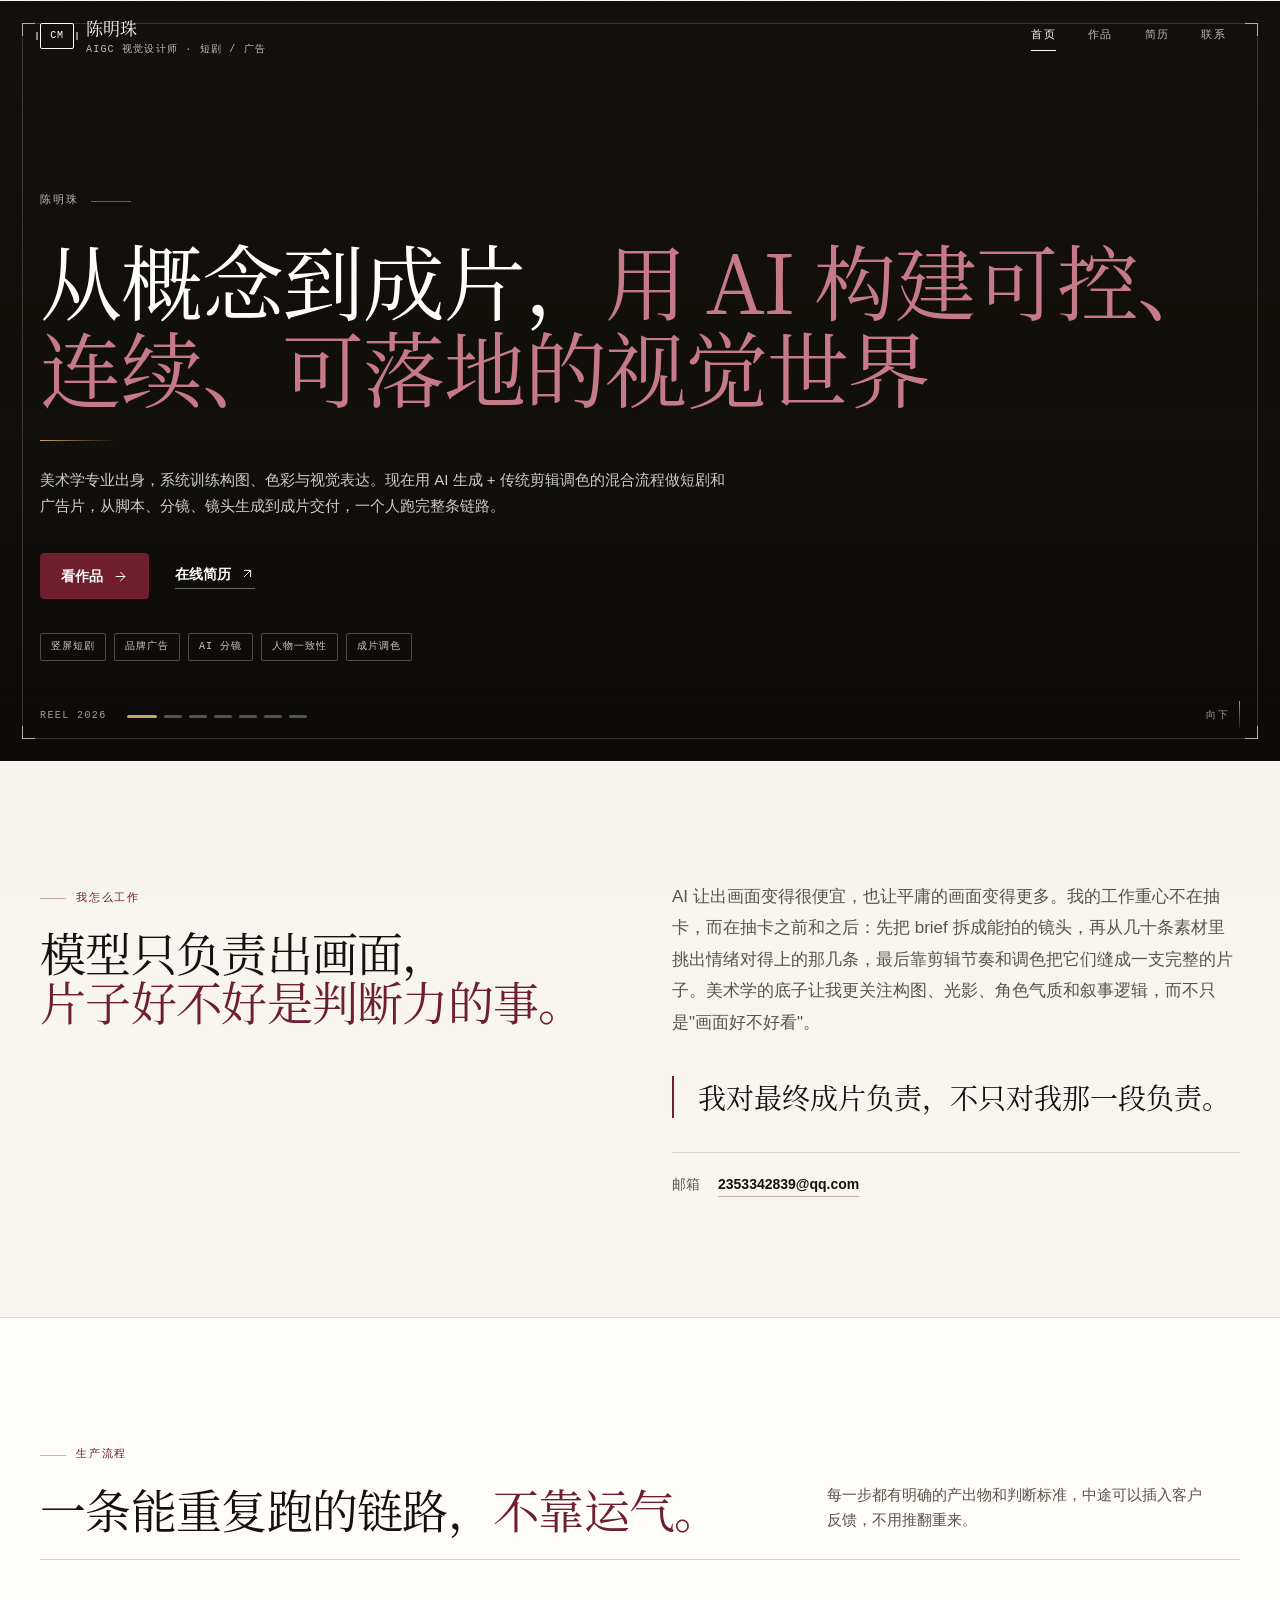
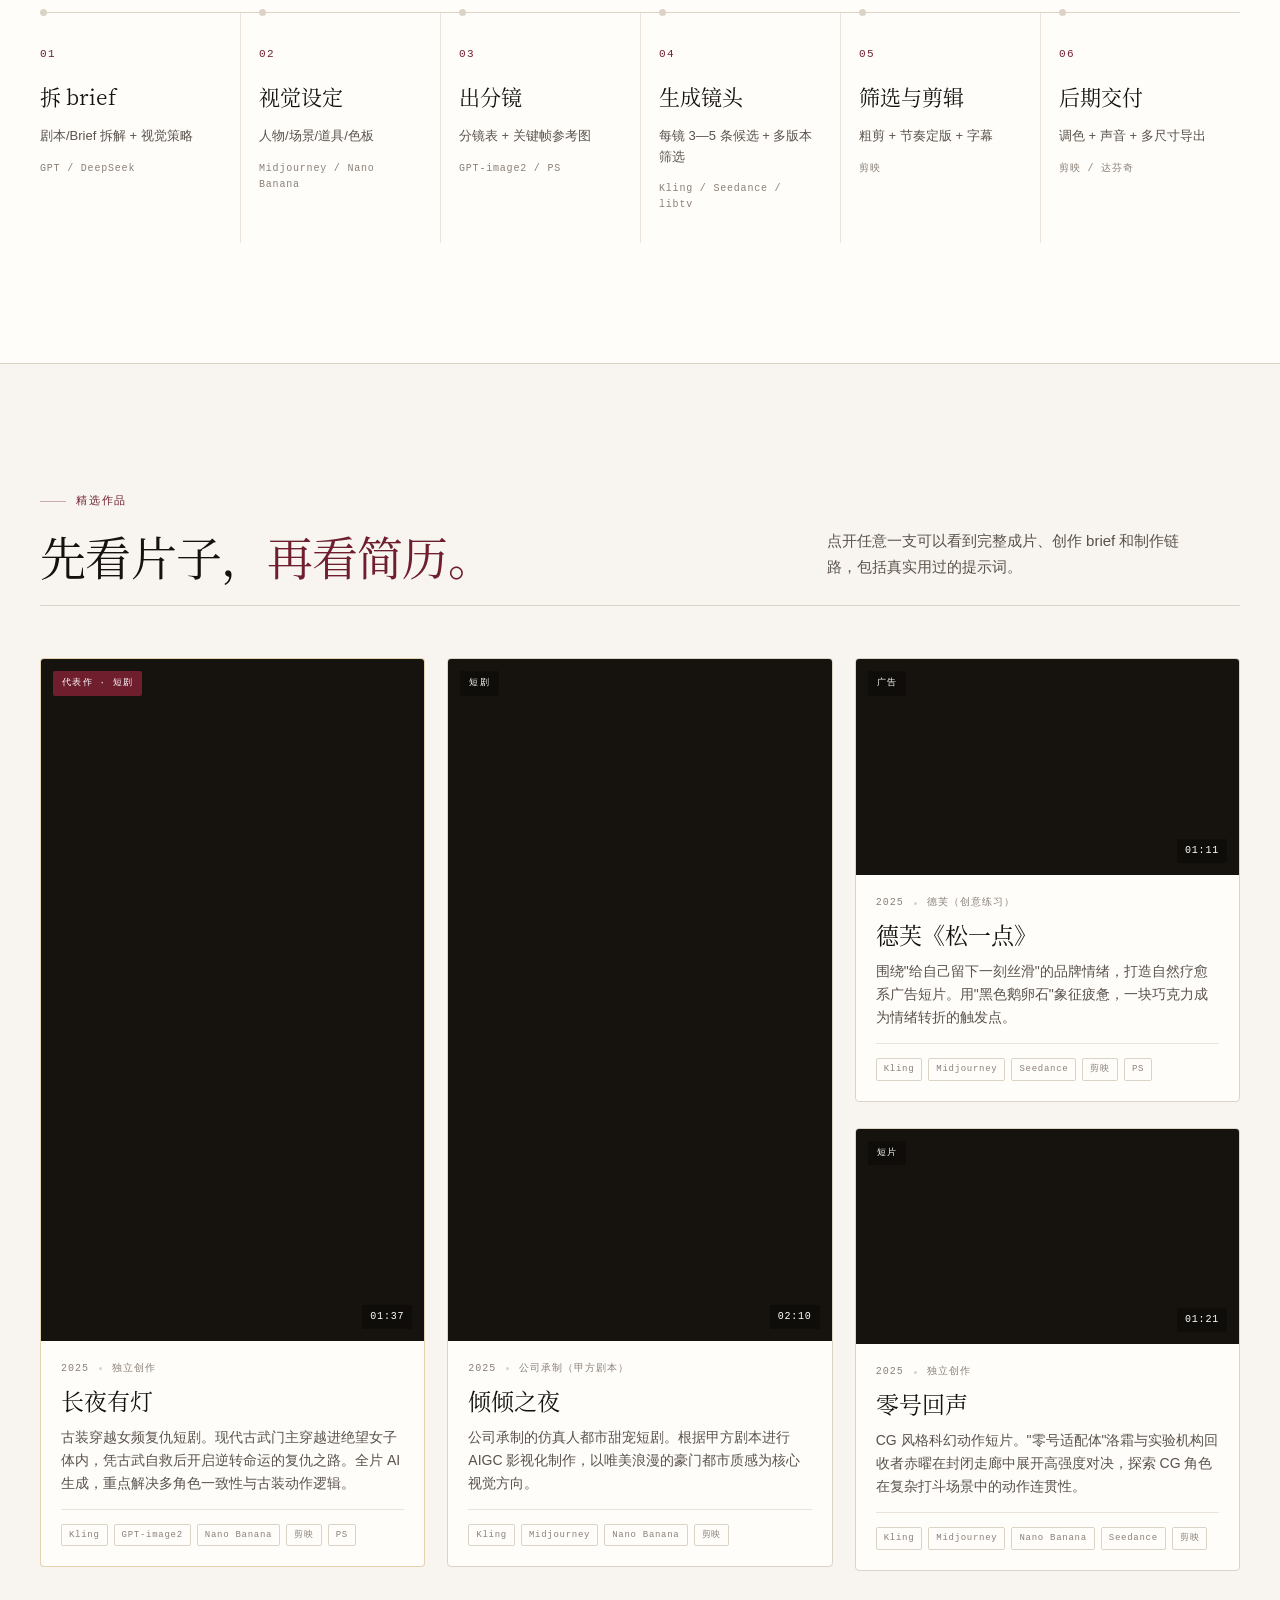
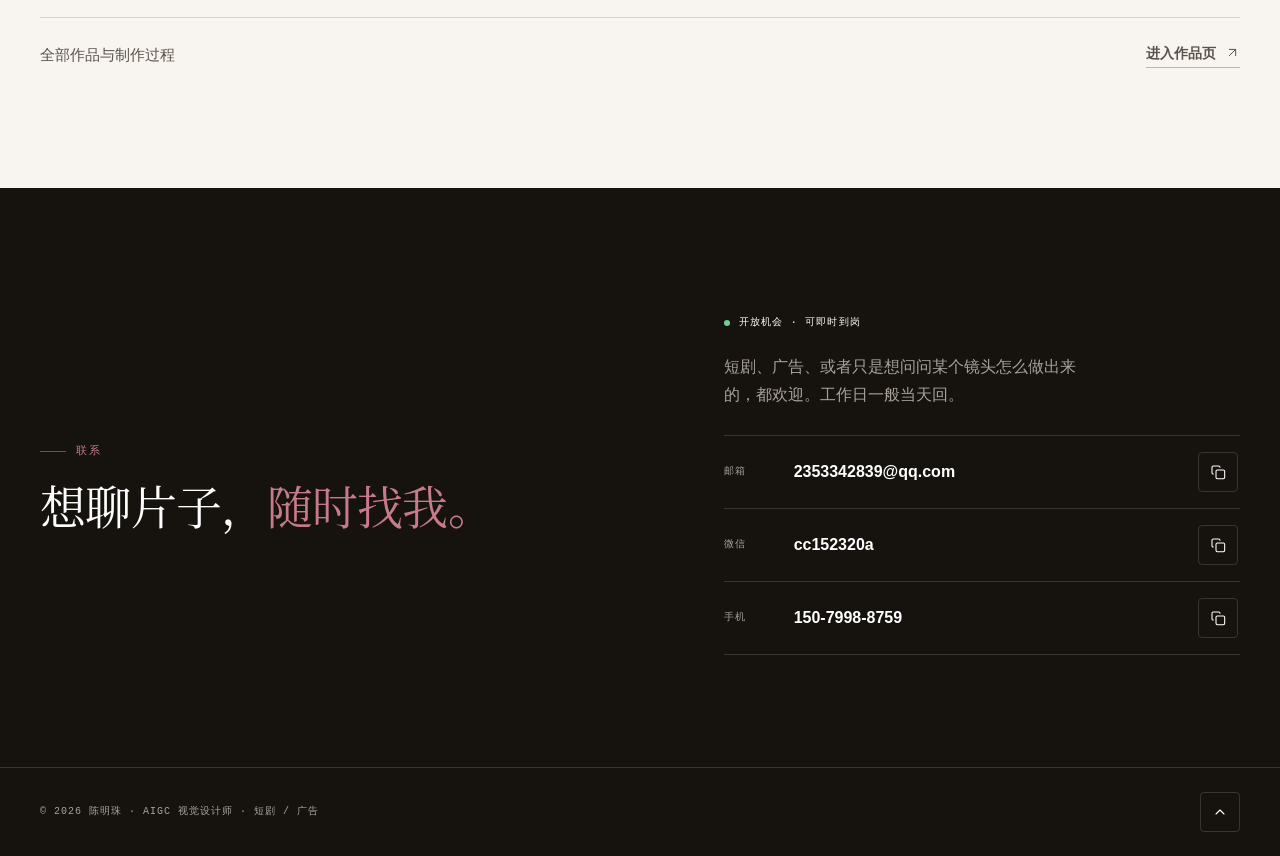
<file: index.html>
<!DOCTYPE html>
<html lang="zh-CN">
<head>
  <meta charset="UTF-8">
  <meta name="viewport" content="width=device-width, initial-scale=1, viewport-fit=cover">
  <meta name="theme-color" content="#F8F5F0">
  <title>陈明珠 · AIGC 视觉设计师（短剧 / 广告）</title>
  <meta name="description" content="陈明珠 · AIGC 视觉设计师作品集。美术学专业出身，用 AI 生成结合传统剪辑调色，独立完成短剧与广告片从剧本拆解、分镜、镜头生成到成片交付。">
  <link rel="icon" href="data:image/svg+xml,%3Csvg xmlns='http://www.w3.org/2000/svg' viewBox='0 0 32 32'%3E%3Crect width='32' height='32' rx='6' fill='%2314110F'/%3E%3Crect x='7' y='10' width='18' height='12' rx='1.5' fill='none' stroke='%23B4502B' stroke-width='2'/%3E%3Crect x='4' y='13' width='2' height='6' fill='%23B4502B'/%3E%3Crect x='26' y='13' width='2' height='6' fill='%23B4502B'/%3E%3C/svg%3E">
  <link rel="stylesheet" href="styles.css?v=10">
</head>
<body data-page="home">

  <header class="site-header" id="top">
    <div data-mount="header" data-light="true"></div>
  </header>

  <main>
    <section class="hero" data-mount="hero" data-variant="home" aria-label="首屏"></section>

    <noscript>
      <div class="container" style="padding:60px 0">
        <h1 class="display">陈明珠 · AIGC 视觉设计师</h1>
        <p class="lede" style="margin-top:16px">本站的作品数据需要 JavaScript 才能加载。请开启 JavaScript，或直接邮件联系：2353342839@qq.com</p>
      </div>
    </noscript>

    <section class="stats" data-mount="stats" aria-label="关键数据"></section>

    <section class="section" id="about" data-mount="statement" aria-label="我怎么工作"></section>

    <section class="section workflow" id="workflow" data-mount="workflow" aria-label="生产流程"></section>

    <!-- 首页精选 4 部：前两列竖屏短剧，第三列上下叠广告 + 短片 -->
    <section class="section" id="works" data-mount="works"
             data-pick="changye,qingqing,ad-chocolate,zero-echo"
             data-layout="featured" data-filters="false" data-heading="true" data-footer="true"
             aria-label="精选作品"></section>

    <section class="section contact on-dark" id="contact" data-mount="contact" aria-label="联系方式"></section>
  </main>

  <footer class="site-footer" data-mount="footer"></footer>

  <!-- 主色预览：定稿后删掉这一行 -->

  <script src="content.js?v=7"></script>
  <script src="app.js?v=7"></script>
</body>
</html>
</file>
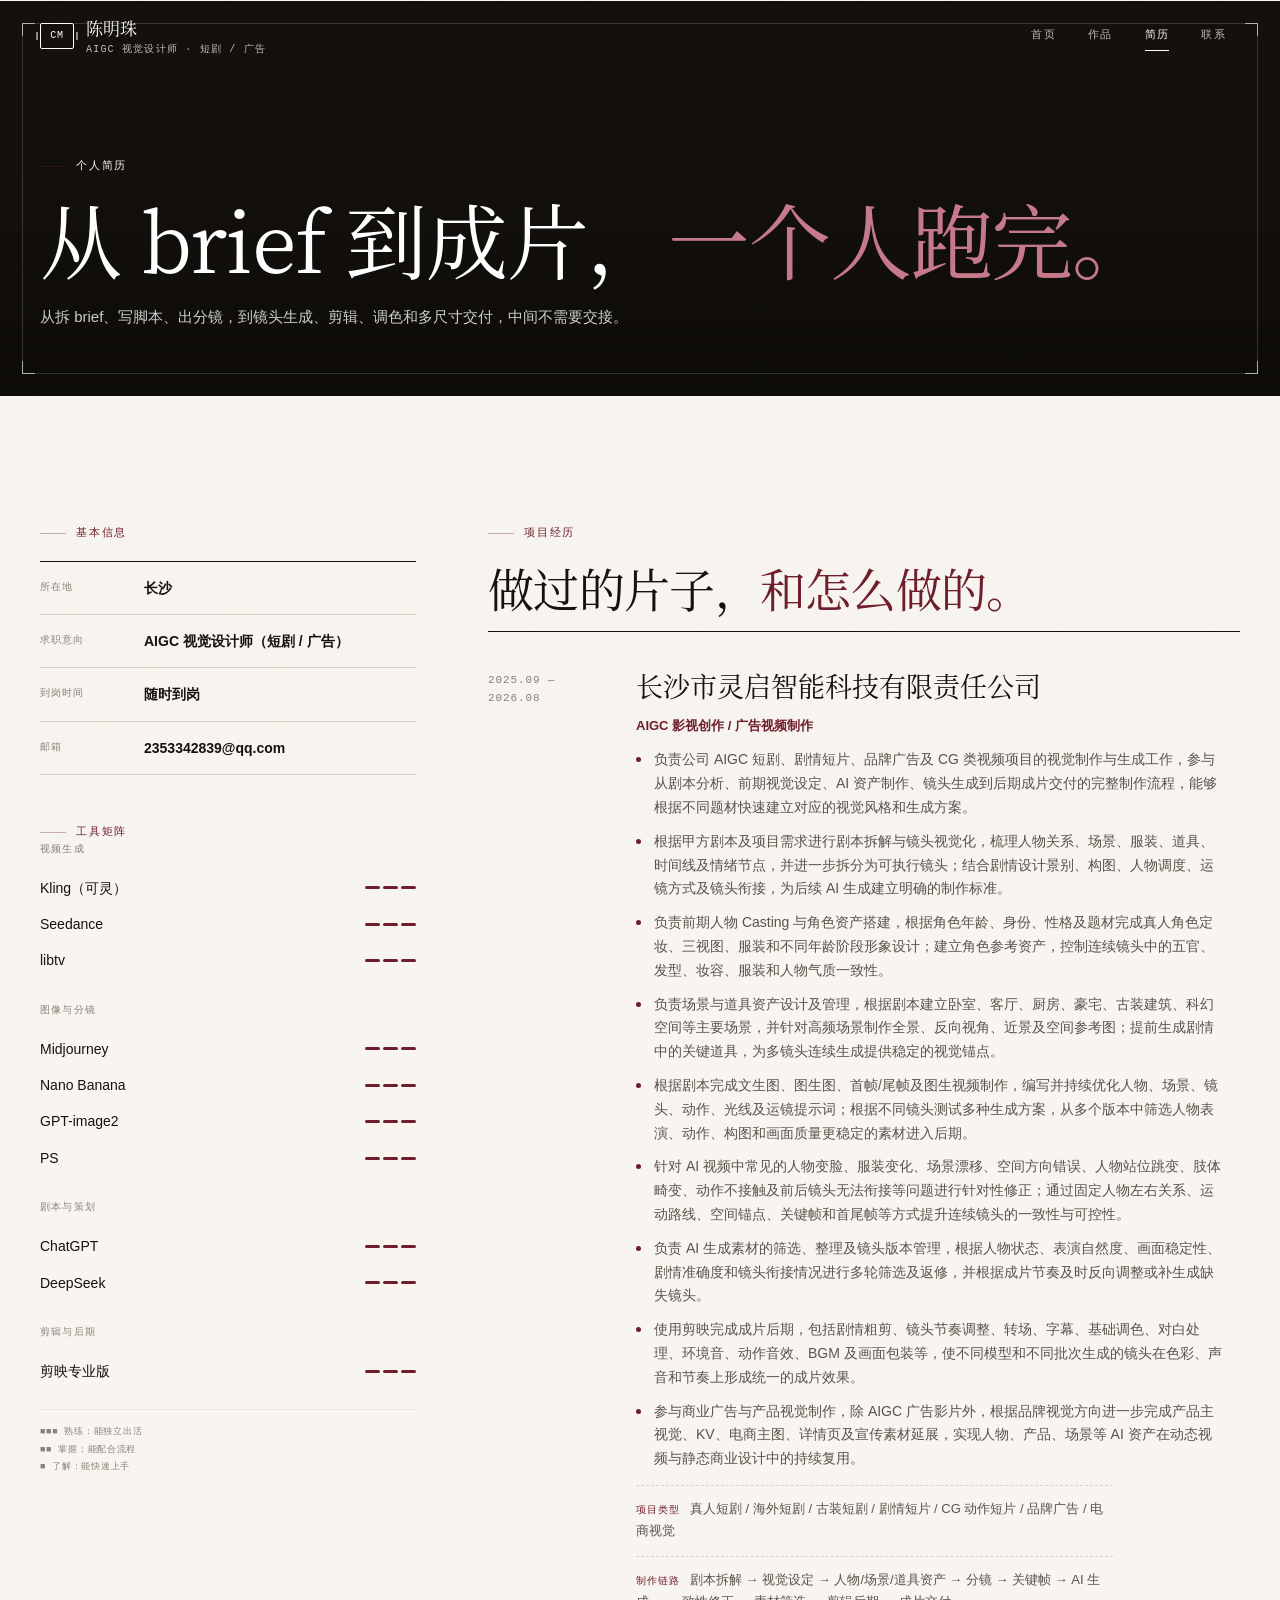
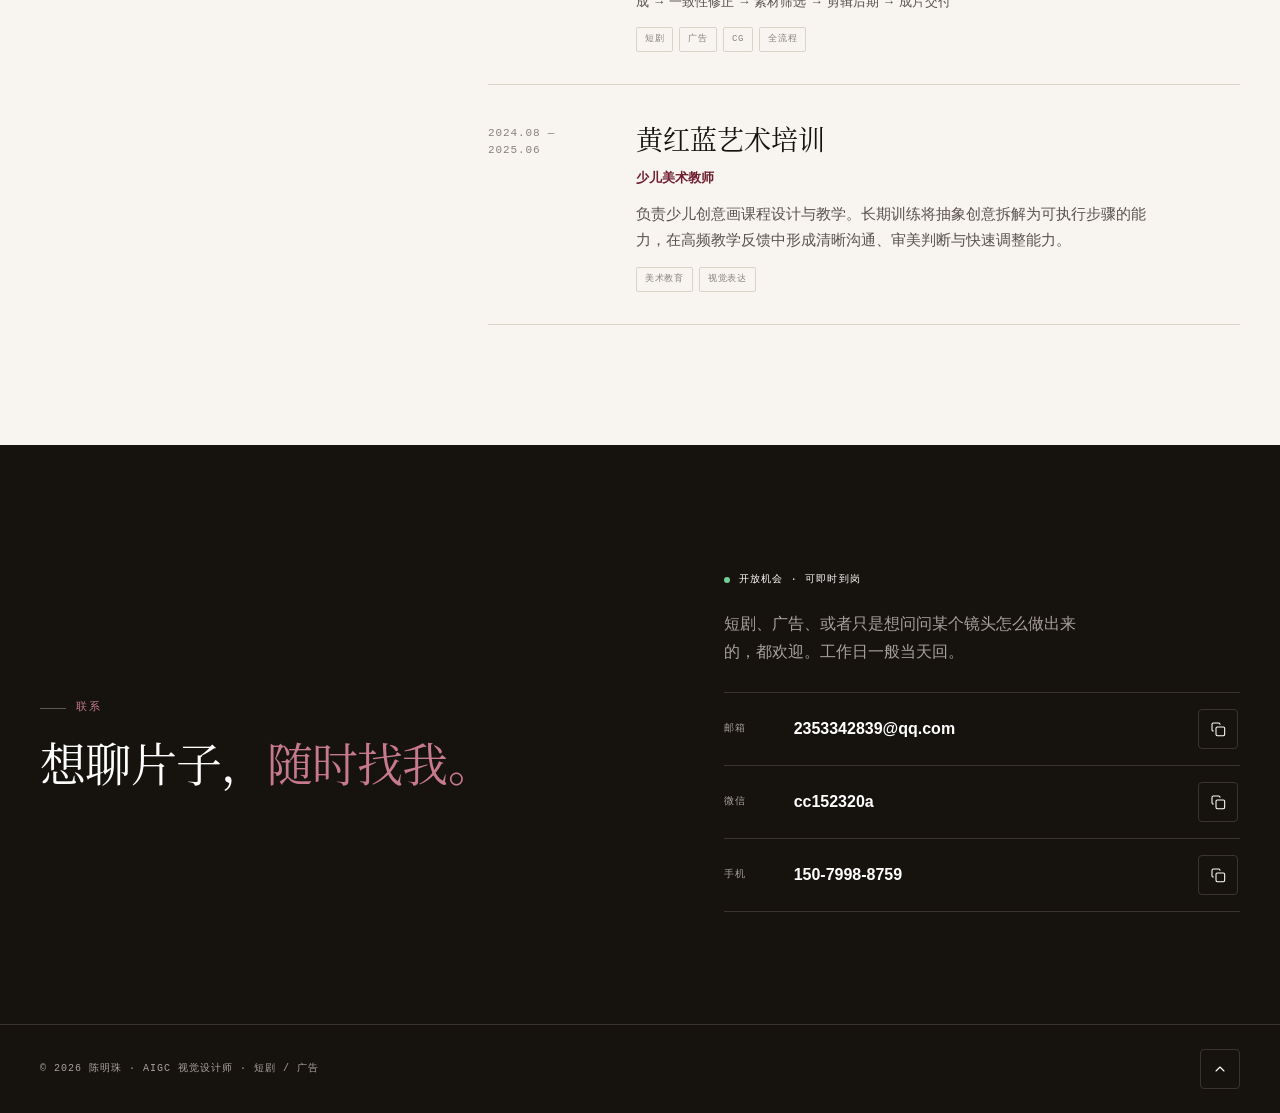
<file: resume.html>
<!DOCTYPE html>
<html lang="zh-CN">
<head>
  <meta charset="UTF-8">
  <meta name="viewport" content="width=device-width, initial-scale=1, viewport-fit=cover">
  <meta name="theme-color" content="#16130F">
  <title>简历 · 陈明珠</title>
  <meta name="description" content="陈明珠 · AIGC 视觉设计师简历：工具矩阵、项目经历与可交付范围。求职方向为短剧与广告片创作。">
  <link rel="icon" href="data:image/svg+xml,%3Csvg xmlns='http://www.w3.org/2000/svg' viewBox='0 0 32 32'%3E%3Crect width='32' height='32' rx='6' fill='%2314110F'/%3E%3Crect x='7' y='10' width='18' height='12' rx='1.5' fill='none' stroke='%23B4502B' stroke-width='2'/%3E%3Crect x='4' y='13' width='2' height='6' fill='%23B4502B'/%3E%3Crect x='26' y='13' width='2' height='6' fill='%23B4502B'/%3E%3C/svg%3E">
  <link rel="stylesheet" href="styles.css?v=10">
</head>
<body data-page="resume">

  <header class="site-header" id="top">
    <div data-mount="header" data-light="true"></div>
  </header>

  <main>
    <section class="hero" data-mount="hero" data-variant="page"
             data-eyebrow="个人简历"
             data-title="从 brief 到成片，<em>一个人跑完。</em>"
             data-sub="从拆 brief、写脚本、出分镜，到镜头生成、剪辑、调色和多尺寸交付，中间不需要交接。"
             aria-label="页面标题"></section>

    <noscript>
      <div class="container" style="padding:60px 0">
        <p class="lede">简历数据需要 JavaScript 才能加载，请开启后刷新。</p>
      </div>
    </noscript>

    <section class="section" data-mount="resume" aria-label="简历正文"></section>

    <section class="section contact on-dark" id="contact" data-mount="contact" aria-label="联系方式"></section>
  </main>

  <footer class="site-footer" data-mount="footer"></footer>

  <!-- 主色预览：定稿后删掉这一行 -->

  <script src="content.js?v=7"></script>
  <script src="app.js?v=7"></script>
</body>
</html>
</file>
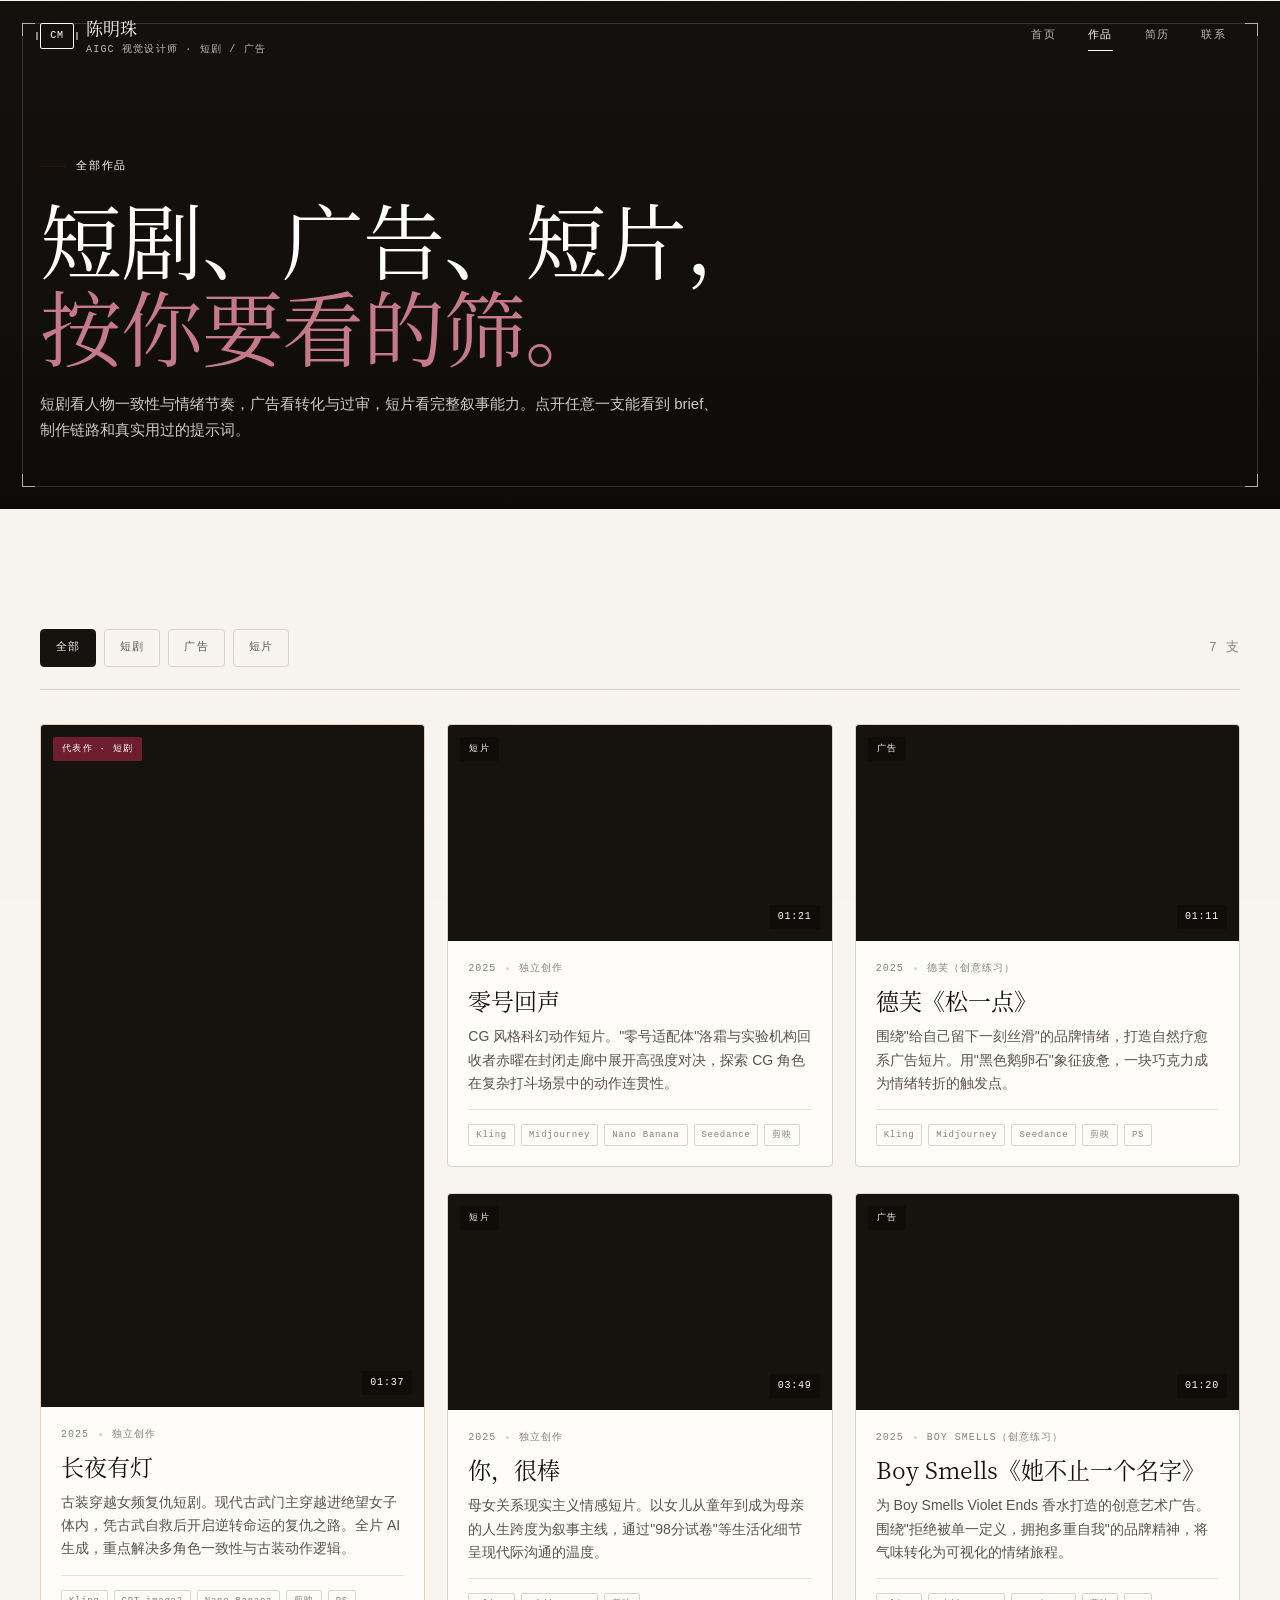
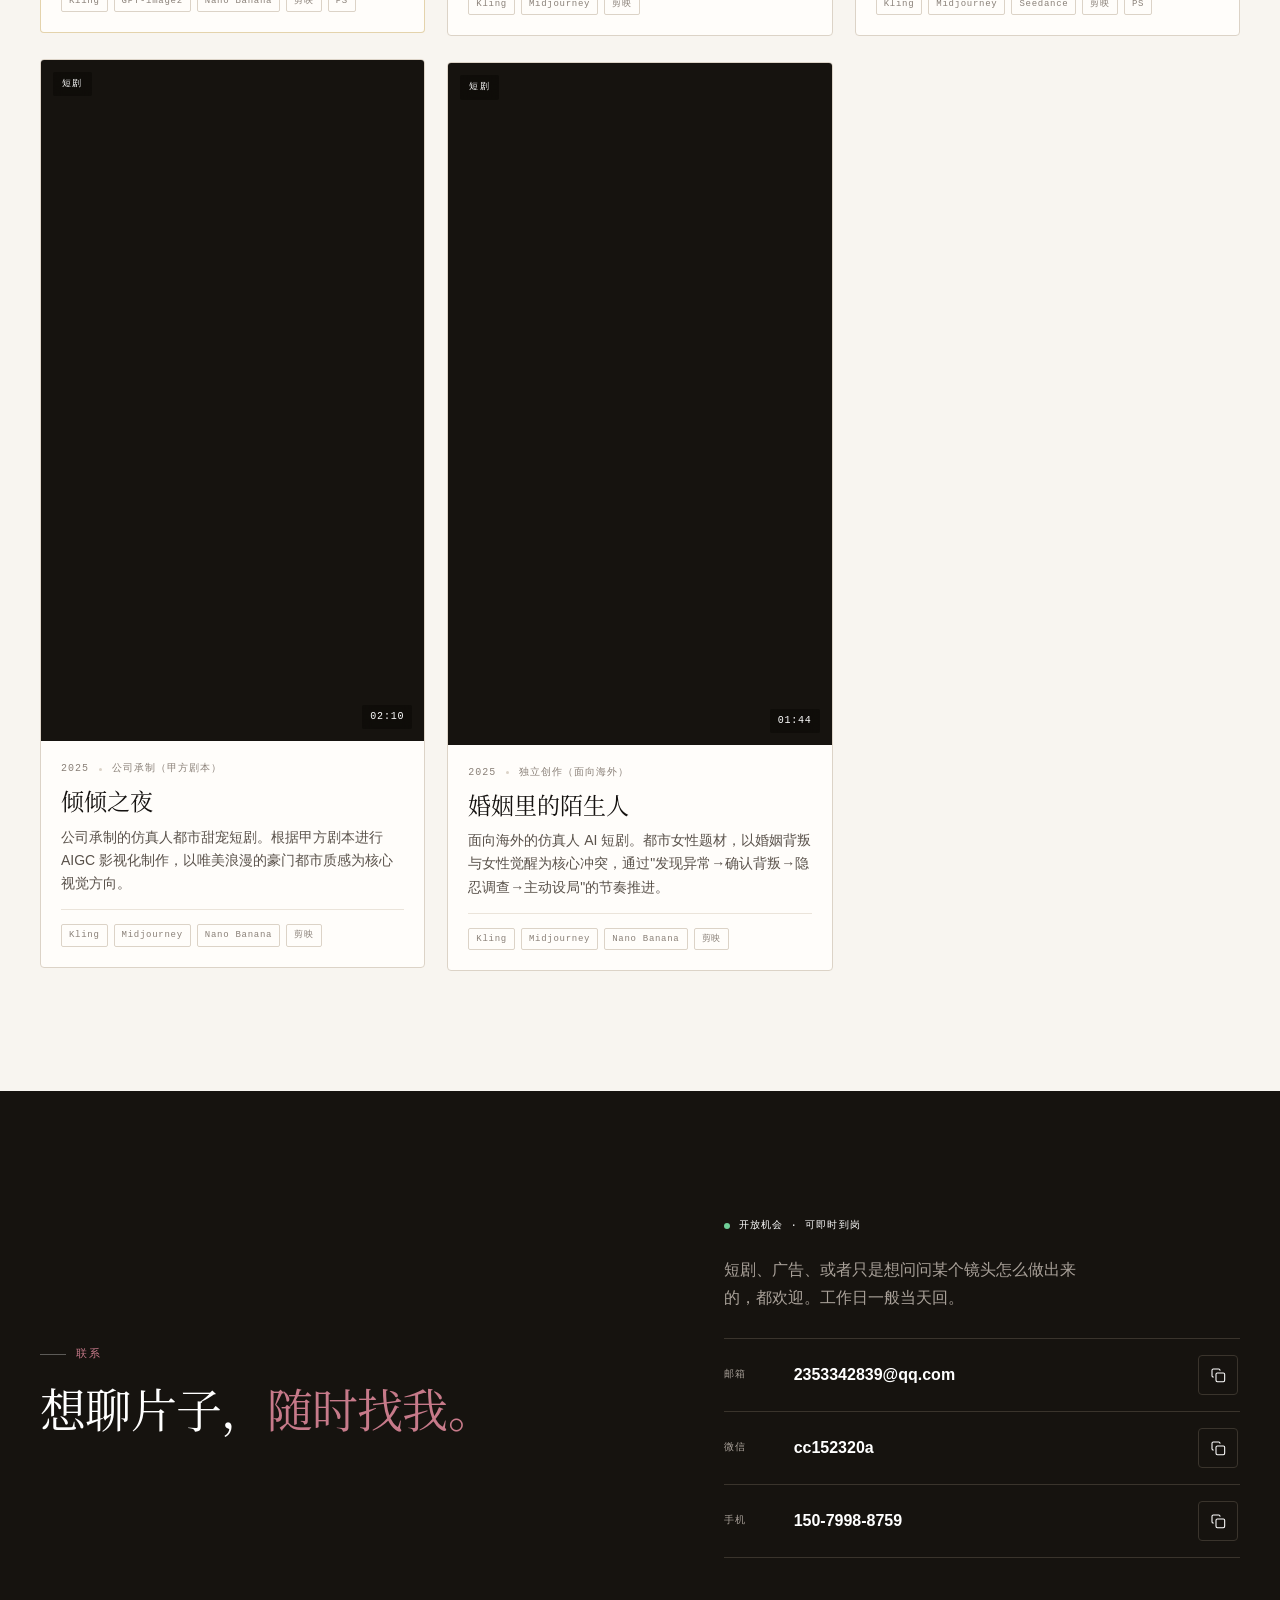
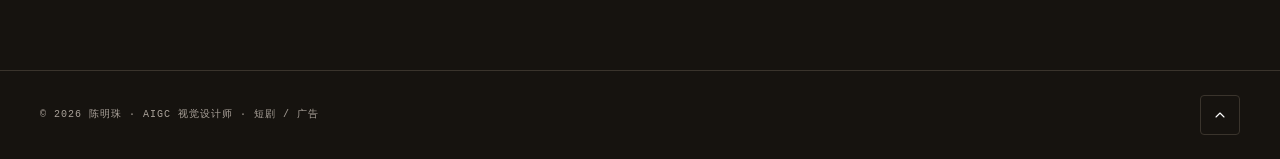
<file: works.html>
<!DOCTYPE html>
<html lang="zh-CN">
<head>
  <meta charset="UTF-8">
  <meta name="viewport" content="width=device-width, initial-scale=1, viewport-fit=cover">
  <meta name="theme-color" content="#16130F">
  <title>全部作品 · 陈明珠</title>
  <meta name="description" content="竖屏短剧、品牌广告与叙事短片作品，含完整成片、创作 brief、制作链路与关键提示词。">
  <link rel="icon" href="data:image/svg+xml,%3Csvg xmlns='http://www.w3.org/2000/svg' viewBox='0 0 32 32'%3E%3Crect width='32' height='32' rx='6' fill='%2314110F'/%3E%3Crect x='7' y='10' width='18' height='12' rx='1.5' fill='none' stroke='%23B4502B' stroke-width='2'/%3E%3Crect x='4' y='13' width='2' height='6' fill='%23B4502B'/%3E%3Crect x='26' y='13' width='2' height='6' fill='%23B4502B'/%3E%3C/svg%3E">
  <link rel="stylesheet" href="styles.css?v=10">
</head>
<body data-page="works">

  <header class="site-header" id="top">
    <div data-mount="header" data-light="true"></div>
  </header>

  <main>
    <section class="hero" data-mount="hero" data-variant="page"
             data-eyebrow="全部作品"
             data-title="短剧、广告、短片，<em>按你要看的筛。</em>"
             data-sub="短剧看人物一致性与情绪节奏，广告看转化与过审，短片看完整叙事能力。点开任意一支能看到 brief、制作链路和真实用过的提示词。"
             aria-label="页面标题"></section>

    <noscript>
      <div class="container" style="padding:60px 0">
        <p class="lede">作品数据需要 JavaScript 才能加载，请开启后刷新。</p>
      </div>
    </noscript>

    <section class="section" data-mount="works"
             data-limit="0" data-filters="true" data-heading="false" data-footer="false"
             aria-label="作品列表"></section>

    <section class="section contact on-dark" id="contact" data-mount="contact" aria-label="联系方式"></section>
  </main>

  <footer class="site-footer" data-mount="footer"></footer>

  <!-- 主色预览：定稿后删掉这一行 -->

  <script src="content.js?v=7"></script>
  <script src="app.js?v=7"></script>
</body>
</html>
</file>
<file: styles.css>
/* ============================================================
   styles.css —— 视觉语言：电影编辑部
   ------------------------------------------------------------
   设计母题：
     · 奶油暖白纸底（不是设备白），暖墨黑文字
     · 衬线大标题 + 无衬线正文 + 等宽时码，三种字形制造"工作台"感
     · 4px 硬朗圆角、发丝级暖色分隔线、片窗四角标记
     · 全站极淡胶片颗粒（纯 CSS，零网络开销）
   主色：勃艮第 #6F1E2E + 金色细节 #C9A961
   ============================================================ */

/* ============================================================
   自托管中文衬线标题字体（完整简体字库，约 2MB，含 7333 常用汉字）
   改标题文案不会掉字，无需重跑脚本。
   font-display: swap —— 字体未就绪时先用系统衬线渲染，不挡首屏。
   ============================================================ */
@font-face {
  font-family: 'Noto Serif SC';
  src: url('assets/fonts/noto-serif-sc.woff2') format('woff2');
  font-weight: 400;
  font-style: normal;
  font-display: swap;
}

/* ---------- 主色：勃艮第 + 金 ---------- */
:root {
  --accent:        #6F1E2E;   /* 勃艮第 */
  --accent-hover:  #581623;
  --accent-tint:   rgba(111, 30, 46, .10);
  --accent-line:   rgba(111, 30, 46, .34);
  --accent-on-dark:#C77A8A;   /* 勃艮第在深色背景上的亮版 */
  --gold:          #C9A961;   /* 金，用于细节点缀 */
  --gold-line:     rgba(201, 169, 97, .5);
}

:root {
  /* 纸与墨 */
  --paper:       #F8F5F0;
  --paper-card:  #FFFDFA;
  --paper-sub:   #F1EBE2;
  --ink:         #14110F;
  --ink-2:       #5A524B;
  --ink-3:       #8A8078;
  --rule:        #DCD3C7;
  --rule-soft:   #EBE4DA;
  /* 深色区（暖黑，不是纯黑） */
  --noir:        #16130F;
  --noir-2:      #201C17;
  --noir-rule:   #3A342C;
  --noir-text:   #A9A199;

  /* 字形 */
  --font-display: 'Noto Serif SC', 'Didot', 'Hoefler Text', Georgia, 'Songti SC', 'STSong', 'SimSun', serif;
  --font-sans: -apple-system, BlinkMacSystemFont, 'SF Pro Text', 'PingFang SC',
               'Helvetica Neue', 'Noto Sans SC', 'Microsoft YaHei', sans-serif;
  --font-mono: 'SF Mono', 'JetBrains Mono', ui-monospace, Menlo, Consolas, monospace;

  /* 尺度 */
  --container: 1200px;
  --gutter: 56px;
  --section: 120px;
  --r-xs: 2px;
  --r: 4px;
  --r-lg: 14px;
  --header-h: 72px;

  --ease: cubic-bezier(.22, .61, .36, 1);
  --ease-out: cubic-bezier(.16, 1, .3, 1);
  --speed: 240ms;
}

* { box-sizing: border-box; margin: 0; padding: 0; }
html { scroll-behavior: smooth; -webkit-text-size-adjust: 100%; }
body {
  background: var(--paper);
  color: var(--ink);
  font-family: var(--font-sans);
  font-size: 16px;
  line-height: 1.6;
  -webkit-font-smoothing: antialiased;
  overflow-x: hidden;
}
body.is-locked { overflow: hidden; }
img, video { display: block; max-width: 100%; }
a { color: inherit; text-decoration: none; }
button { font: inherit; color: inherit; background: none; border: 0; cursor: pointer; }
::selection { background: var(--accent); color: #fff; }

/* 键盘焦点：全站统一，可见但不丑 */
:focus-visible {
  outline: 2px solid var(--accent);
  outline-offset: 3px;
  border-radius: var(--r-xs);
}

/* ---------- 胶片颗粒 ---------- */
body::after {
  content: '';
  position: fixed; inset: 0; z-index: 9999;
  pointer-events: none;
  opacity: .038;
  mix-blend-mode: multiply;
  background-image: url("data:image/svg+xml,%3Csvg xmlns='http://www.w3.org/2000/svg' width='180' height='180'%3E%3Cfilter id='n'%3E%3CfeTurbulence type='fractalNoise' baseFrequency='0.82' numOctaves='4' stitchTiles='stitch'/%3E%3C/filter%3E%3Crect width='100%25' height='100%25' filter='url(%23n)'/%3E%3C/svg%3E");
}

/* ---------- 排版基元 ---------- */
.container { width: min(calc(100% - var(--gutter)), var(--container)); margin-inline: auto; }
.section { padding-block: var(--section); }

.display {
  font-family: var(--font-display);
  font-weight: 400;
  line-height: 1.06;
  letter-spacing: -.015em;
  text-wrap: balance;   /* 避免标题末行出现孤字 */
  /* 中文默认可在任意两字间断行，会把「片子」这类词拆开。
     keep-all 让断行只发生在标点处；break-word 作为超长串的兜底。 */
  word-break: keep-all;
  overflow-wrap: break-word;
}
h1.display { font-size: clamp(40px, 6.4vw, 82px); }
h2.display { font-size: clamp(30px, 3.6vw, 46px); }
/* 中文没有真斜体字形，用 italic 会被浏览器合成为伪斜体，排印上是硬伤。
   强调改为只用主色，不倾斜。 */
.display em {
  font-style: normal;
  color: var(--accent);
}
.on-dark .display em, .contact .display em { color: var(--accent-on-dark); }

/* 等宽小标签：全站的"工作台"味道来源 */
.mono {
  font-family: var(--font-mono);
  font-size: 11px;
  font-weight: 500;
  letter-spacing: .14em;
  text-transform: uppercase;
  color: var(--ink-3);
}
.eyebrow {
  display: inline-flex; align-items: center; gap: 10px;
  font-family: var(--font-mono);
  font-size: 11px; letter-spacing: .16em; text-transform: uppercase;
  color: var(--accent);
}
.eyebrow::before {
  content: ''; width: 26px; height: 1px; background: var(--accent-line);
}
.lede { color: var(--ink-2); font-size: 18px; line-height: 1.72; }

/* ---------- 章节标题栅格（不对称，编辑部味道） ---------- */
.sec-head {
  display: grid;
  grid-template-columns: minmax(0, 7fr) minmax(260px, 4fr);
  align-items: end; gap: 24px 64px;
  padding-bottom: 26px;
  border-bottom: 1px solid var(--rule);
  margin-bottom: 52px;
}
.sec-head h2 { margin-top: 20px; }
.sec-head-aside { color: var(--ink-2); font-size: 15px; line-height: 1.7; max-width: 380px; }

/* ============================================================
   页眉
   ============================================================ */
.site-header {
  position: sticky; top: 0; z-index: 60;
  background: transparent;
  transition: background var(--speed) var(--ease), border-color var(--speed) var(--ease);
  border-bottom: 1px solid transparent;
}
.site-header.is-scrolled {
  background: rgba(248, 245, 240, .86);
  backdrop-filter: blur(14px) saturate(120%);
  -webkit-backdrop-filter: blur(14px) saturate(120%);
  border-bottom-color: var(--rule);
}
.header-inner {
  height: var(--header-h);
  display: flex; align-items: center; justify-content: space-between; gap: 20px;
}
.brand { display: inline-flex; align-items: center; gap: 12px; }
.brand-mark {
  width: 34px; height: 26px; display: grid; place-items: center;
  border: 1px solid currentColor; border-radius: var(--r-xs);
  font-family: var(--font-mono); font-size: 10px; letter-spacing: .08em;
  position: relative;
}
/* 片窗齿孔：品牌标记两侧的小方点 */
.brand-mark::before, .brand-mark::after {
  content: ''; position: absolute; top: 50%; transform: translateY(-50%);
  width: 2px; height: 8px; background: currentColor; opacity: .5;
}
.brand-mark::before { left: -5px; }
.brand-mark::after { right: -5px; }
.brand-name { font-family: var(--font-display); font-size: 17px; letter-spacing: .01em; }
.brand-sub {
  font-family: var(--font-mono); font-size: 10px; letter-spacing: .12em;
  text-transform: uppercase; color: var(--ink-3);
}

.nav { display: flex; align-items: center; gap: 4px; }
.nav a {
  position: relative;
  padding: 10px 14px;
  font-family: var(--font-mono); font-size: 11px; letter-spacing: .12em;
  text-transform: uppercase; color: var(--ink-2);
  transition: color var(--speed) var(--ease);
}
.nav a::after {
  content: ''; position: absolute; left: 14px; right: 14px; bottom: 4px;
  height: 1px; background: currentColor;
  transform: scaleX(0); transform-origin: left;
  transition: transform var(--speed) var(--ease-out);
}
.nav a:hover { color: var(--ink); }
.nav a:hover::after { transform: scaleX(1); }
.nav a.active { color: var(--accent); }
.nav a.active::after { background: var(--accent); transform: scaleX(1); }

/* 首屏未滚动时，页眉压在深色视频上 → 反白 */
.site-header:not(.is-scrolled) .header-hero-light { color: #fff; }
.site-header:not(.is-scrolled) .header-hero-light .brand-sub,
.site-header:not(.is-scrolled) .header-hero-light .nav a { color: rgba(255,255,255,.72); }
.site-header:not(.is-scrolled) .header-hero-light .nav a:hover { color: #fff; }
.site-header:not(.is-scrolled) .header-hero-light .nav a.active { color: #fff; }
.site-header:not(.is-scrolled) .header-hero-light .nav a.active::after { background: #fff; }

/* 汉堡（补上原来移动端完全没有导航的硬伤） */
.nav-toggle {
  display: none;
  width: 44px; height: 44px; place-items: center;
  border: 1px solid var(--rule); border-radius: var(--r);
}
.nav-toggle span {
  display: block; width: 17px; height: 1px; background: currentColor;
  position: relative; transition: transform var(--speed) var(--ease);
}
.nav-toggle span::before, .nav-toggle span::after {
  content: ''; position: absolute; left: 0; width: 17px; height: 1px; background: currentColor;
  transition: transform var(--speed) var(--ease), opacity var(--speed) var(--ease);
}
.nav-toggle span::before { top: -5px; }
.nav-toggle span::after { top: 5px; }
.nav-toggle[aria-expanded="true"] span { transform: rotate(45deg); }
.nav-toggle[aria-expanded="true"] span::before { transform: translateY(5px) rotate(-90deg); }
.nav-toggle[aria-expanded="true"] span::after { opacity: 0; }

.mobile-nav {
  position: fixed; inset: var(--header-h) 0 auto 0; z-index: 55;
  background: var(--paper);
  border-bottom: 1px solid var(--rule);
  padding: 8px var(--gutter) 26px;
  display: grid;
  clip-path: inset(0 0 100% 0);
  transition: clip-path 320ms var(--ease-out);
}
.mobile-nav.is-open { clip-path: inset(0 0 0 0); }
.mobile-nav a {
  padding: 18px 0; border-bottom: 1px solid var(--rule-soft);
  font-family: var(--font-display); font-size: 26px;
  display: flex; align-items: baseline; gap: 14px;
}
.mobile-nav a span { font-family: var(--font-mono); font-size: 10px; color: var(--ink-3); letter-spacing: .12em; }
.mobile-nav a.active { color: var(--accent); }

/* ============================================================
   首屏
   ============================================================ */
.hero:not(.hero-page) {
  min-height: min(760px, calc(100svh - 8px));
}
.hero {
  position: relative; isolation: isolate;
  margin-top: calc(var(--header-h) * -1);
  padding-top: var(--header-h);
  display: flex; flex-direction: column; justify-content: flex-end;
  overflow: hidden;
  background: var(--noir);
  color: #fff;
}
.hero.hero-compact { min-height: 0; padding-bottom: 0; }
.hero-media { position: absolute; inset: 0; z-index: -2; overflow: hidden; }
/* 轮播 slide：叠放 + 交叉淡入 + Ken Burns 缓慢缩放
   激活的 slide 提升 z-index 盖住旧图，避免两张半透明混叠导致画面浑浊 */
.hero-slide {
  position: absolute; inset: 0; z-index: 0;
  background-size: cover; background-position: center;
  opacity: 0;
  transition: opacity 700ms cubic-bezier(.4, 0, .2, 1);
}
.hero-slide.is-active {
  z-index: 1;
  opacity: 1;
  animation: kenburns 9s ease-out forwards;
}
@keyframes kenburns {
  from { transform: scale(1.04); }
  to   { transform: scale(1.14); }
}
/* 兼容：若 heroSlides 为空回退到单张 img/video */
.hero-media video, .hero-media img { width: 100%; height: 100%; object-fit: cover; }
.hero::before {
  content: ''; position: absolute; inset: 0; z-index: -1;
  background:
    linear-gradient(to top, rgba(12,10,8,.90) 0%, rgba(12,10,8,.45) 42%, rgba(12,10,8,.30) 100%);
}
/* 片窗：内缩细框 + 四角标记 */
.film-frame {
  position: absolute; inset: 22px; z-index: 1; pointer-events: none;
  border: 1px solid rgba(255,255,255,.16);
}
.film-frame span {
  position: absolute; width: 13px; height: 13px;
  border: 1px solid rgba(255,255,255,.62);
}
.film-frame span:nth-child(1) { top: -1px; left: -1px; border-right: 0; border-bottom: 0; }
.film-frame span:nth-child(2) { top: -1px; right: -1px; border-left: 0; border-bottom: 0; }
.film-frame span:nth-child(3) { bottom: -1px; left: -1px; border-right: 0; border-top: 0; }
.film-frame span:nth-child(4) { bottom: -1px; right: -1px; border-left: 0; border-top: 0; }

.hero-body { position: relative; z-index: 2; padding-block: 60px 40px; }
.hero-name {
  display: flex; align-items: center; gap: 12px; margin-bottom: 26px;
  font-family: var(--font-mono); font-size: 11px; letter-spacing: .18em;
  text-transform: uppercase; color: rgba(255,255,255,.72);
}
.hero-name::after { content: ''; flex: 0 0 40px; height: 1px; background: rgba(255,255,255,.34); }
.hero h1 { color: #fff; max-width: 15em; }
.hero h1 em { color: var(--accent-on-dark); font-style: normal; }
/* 首屏标题下的一道细线，替代苹果式的按钮堆叠。用金色渐变呼应电影海报感 */
.hero h1 + .hero-rule {
  width: 76px; height: 1px;
  background: linear-gradient(to right, var(--gold), transparent);
  margin: 30px 0 26px;
}
.hero-sub {
  max-width: 46em; color: rgba(255,255,255,.80);
  font-size: clamp(15px, 1.15vw, 17px); line-height: 1.75;
}
.hero-actions { display: flex; flex-wrap: wrap; align-items: center; gap: 14px 26px; margin-top: 34px; }
.hero-keywords {
  display: flex; flex-wrap: wrap; gap: 8px; margin-top: 34px;
}
.hero-keywords span {
  padding: 5px 10px; border: 1px solid rgba(255,255,255,.26); border-radius: var(--r-xs);
  font-family: var(--font-mono); font-size: 10px; letter-spacing: .1em;
  color: rgba(255,255,255,.78);
}
/* 底部一行：时码 + 声音开关 + 滚动提示 */
.hero-foot {
  position: relative; z-index: 2;
  display: flex; align-items: center; justify-content: space-between; gap: 20px;
  padding-bottom: 30px;
  font-family: var(--font-mono); font-size: 10px; letter-spacing: .14em;
  text-transform: uppercase; color: rgba(255,255,255,.6);
}
.hero-foot-left { display: flex; align-items: center; gap: 20px; }
/* 轮播指示点 */
.hero-dots { display: inline-flex; align-items: center; gap: 7px; }
.hero-dot {
  width: 18px; height: 3px; border-radius: 2px;
  background: rgba(255,255,255,.3);
  transition: background var(--speed) var(--ease), width var(--speed) var(--ease);
}
.hero-dot:hover { background: rgba(255,255,255,.6); }
.hero-dot.is-active { background: var(--gold); width: 30px; }
.scroll-cue { display: inline-flex; align-items: center; gap: 10px; }
.scroll-cue i {
  display: block; width: 1px; height: 30px;
  background: linear-gradient(to bottom, rgba(255,255,255,.6), transparent);
  animation: cue 1.9s var(--ease) infinite;
}
@keyframes cue { 0%,100% { opacity: .3; transform: scaleY(.6); } 50% { opacity: 1; transform: scaleY(1); } }

/* 内页短首屏 */
.hero-page { min-height: 0; }
.hero-page .hero-body { padding-block: 76px 66px; }

/* ---------- 按钮 ---------- */
.btn {
  display: inline-flex; align-items: center; gap: 10px;
  min-height: 46px; padding: 0 20px;
  border: 1px solid var(--accent); border-radius: var(--r);
  background: var(--accent); color: #fff;
  font-size: 14px; font-weight: 600;
  transition: background var(--speed) var(--ease), transform var(--speed) var(--ease);
}
.btn:hover { background: var(--accent-hover); border-color: var(--accent-hover); }
.btn:active { transform: translateY(1px); }
.btn-ghost {
  background: transparent; color: currentColor;
  border-color: currentColor;
}
.btn-ghost:hover { background: rgba(255,255,255,.12); }
.link {
  display: inline-flex; align-items: center; gap: 9px;
  font-size: 14px; font-weight: 600;
  padding-bottom: 3px;
  border-bottom: 1px solid var(--accent-line);
  transition: border-color var(--speed) var(--ease), gap var(--speed) var(--ease);
}
.link:hover { border-color: currentColor; gap: 13px; }
.link .arr { transition: transform var(--speed) var(--ease-out); }
.link:hover .arr { transform: translateX(3px); }
.icon { width: 15px; height: 15px; flex: none; }

/* ============================================================
   数据条
   ============================================================ */
.stats { border-block: 1px solid var(--rule); background: var(--paper-sub); position: relative; }
.stats::before {
  content: ''; position: absolute; top: -1px; left: 0; right: 0; height: 1px;
  background: var(--gold-line);
}
.stats-grid { display: grid; grid-template-columns: repeat(4, minmax(0, 1fr)); }
.stat { padding: 34px 26px 34px 0; }
.stat + .stat { padding-left: 26px; border-left: 1px solid var(--rule); }
.stat-value {
  display: flex; align-items: baseline; gap: 5px;
  font-family: var(--font-display); font-size: 44px; line-height: 1;
}
.stat-value i { font-family: var(--font-sans); font-size: 14px; font-style: normal; color: var(--ink-2); }
.stat-label { display: block; margin-top: 12px; font-size: 14px; font-weight: 600; }
.stat-note { display: block; margin-top: 4px; font-family: var(--font-mono); font-size: 10px; letter-spacing: .08em; color: var(--ink-3); }

/* ============================================================
   自述
   ============================================================ */
.statement-grid {
  display: grid; grid-template-columns: minmax(0, 6fr) minmax(0, 6fr); gap: 64px;
}
.statement-body { color: var(--ink-2); font-size: 17px; line-height: 1.85; }
.statement-quote {
  margin-top: 38px; padding-left: 24px;
  border-left: 2px solid var(--accent);
  font-family: var(--font-display); font-size: clamp(22px, 2.2vw, 28px);
  font-style: normal; line-height: 1.5;
}
.statement-meta {
  margin-top: 34px; padding-top: 20px; border-top: 1px solid var(--rule);
  display: flex; flex-wrap: wrap; gap: 8px 18px; align-items: baseline;
  font-size: 14px; color: var(--ink-2);
}
.statement-meta a { font-weight: 600; color: var(--ink); border-bottom: 1px solid var(--accent-line); }

/* ============================================================
   工作流轨道
   ============================================================ */
.workflow { background: var(--paper-card); border-block: 1px solid var(--rule); }
.track {
  display: grid; grid-template-columns: repeat(6, minmax(0, 1fr));
  border-top: 1px solid var(--rule);
}
.track-step {
  position: relative; padding: 26px 18px 30px 0;
  min-height: 190px;
}
.track-step + .track-step { padding-left: 18px; border-left: 1px solid var(--rule-soft); }
/* 轨道上的刻度点 */
.track-step::before {
  content: ''; position: absolute; top: -4px; left: 0; width: 7px; height: 7px;
  border-radius: 50%; background: var(--rule);
  transition: background var(--speed) var(--ease), transform var(--speed) var(--ease);
}
.track-step + .track-step::before { left: 18px; }
.track-step:hover::before { background: var(--accent); transform: scale(1.5); }
.track-no { font-family: var(--font-mono); font-size: 11px; letter-spacing: .12em; color: var(--accent); }
.track-step h3 { margin: 16px 0 12px; font-family: var(--font-display); font-size: 21px; font-weight: 400; }
.track-out { font-size: 13px; color: var(--ink-2); line-height: 1.6; }
.track-tool {
  margin-top: 14px; font-family: var(--font-mono); font-size: 10px;
  letter-spacing: .08em; color: var(--ink-3);
}

/* ============================================================
   作品
   ============================================================ */
/* ============================================================
   作品栅格：瀑布流（CSS multi-column）
   ------------------------------------------------------------
   每列独立堆叠，卡片保持各自原生比例，高度不同也不会留空洞：
     · 9:16 竖屏短剧      → 高卡片
     · 16:9 横屏短片/广告 → 矮卡片
   代表作只用金边 + 角标区分，不占特殊格位。
   用 multi-column 而不是 grid：grid 的行高由最高卡片决定，
   混排必然产生空洞；multi-column 每列独立流动，天然无洞。
   ============================================================ */
.works-grid {
  column-count: 3;
  column-gap: 22px;
}
/* 首页精选布局：3 列 grid（不走瀑布流，需要精确控制）
   ┌───────┬───────┬───────┐
   │       │       │ 16:9  │  ← 广告
   │ 9:16  │ 9:16  ├───────┤
   │ 短剧  │ 短剧  │ 16:9  │  ← 短片
   └───────┴───────┴───────┘
   两个横屏叠起来接近一个竖屏高度，底部自然收齐 */
.works-grid.featured-layout {
  column-count: initial;
  display: grid;
  grid-template-columns: repeat(3, minmax(0, 1fr));
  gap: 26px 22px;
  align-items: start;
}
.works-grid.featured-layout .card { margin-bottom: 0; }
.works-grid.featured-layout .card[data-aspect="9:16"] { grid-row: span 2; }

.card {
  position: relative;
  display: block;              /* multi-column 里不能用 flex，会被截断 */
  break-inside: avoid;         /* 卡片不被分栏切开 */
  -webkit-column-break-inside: avoid;
  margin-bottom: 26px;
  background: var(--paper-card);
  border: 1px solid var(--rule);
  border-radius: var(--r);
  overflow: hidden;
  cursor: pointer;
  transition: border-color var(--speed) var(--ease), box-shadow var(--speed) var(--ease),
              transform var(--speed) var(--ease-out);
}
.card:hover, .card:focus-visible {
  border-color: var(--ink-3);
  box-shadow: 0 18px 44px -18px rgba(20, 17, 15, .35);
  transform: translateY(-3px);
}
/* 代表作只用金边区分 */
.card.is-featured { border-color: var(--gold-line); }
.card.is-featured:hover, .card.is-featured:focus-visible { border-color: var(--gold); }

/* 卡片保持各自原生比例，画面用 cover 铺满不留边 */
.card-visual {
  position: relative; aspect-ratio: 16 / 9; background: var(--noir); overflow: hidden;
}
.card[data-aspect="9:16"] .card-visual { aspect-ratio: 9 / 16; }
.card-visual video, .card-visual img {
  width: 100%; height: 100%; object-fit: cover;
  opacity: .96;
  transition: opacity 420ms var(--ease), transform 900ms var(--ease-out);
}
.card:hover .card-visual video { opacity: 1; }
/* 顶部角标：分类 */
.card-badge {
  position: absolute; top: 12px; left: 12px; z-index: 2;
  padding: 5px 9px; border-radius: var(--r-xs);
  background: rgba(12,10,8,.62);
  backdrop-filter: blur(6px); -webkit-backdrop-filter: blur(6px);
  font-family: var(--font-mono); font-size: 9px; letter-spacing: .14em;
  text-transform: uppercase; color: #fff;
}
.card-badge.is-featured { background: var(--accent); }
/* 右下时码 */
.card-time {
  position: absolute; right: 12px; bottom: 12px; z-index: 2;
  padding: 4px 8px; border-radius: var(--r-xs);
  background: rgba(12,10,8,.62);
  backdrop-filter: blur(6px); -webkit-backdrop-filter: blur(6px);
  font-family: var(--font-mono); font-size: 10px; letter-spacing: .08em; color: #fff;
  font-variant-numeric: tabular-nums;
}
/* hover 播放进度发丝线 */
.card-progress {
  position: absolute; left: 0; right: 0; bottom: 0; z-index: 2;
  height: 2px; background: rgba(255,255,255,.2);
  opacity: 0; transition: opacity var(--speed) var(--ease);
}
.card:hover .card-progress { opacity: 1; }
.card-progress i {
  display: block; height: 100%; width: 0%; background: var(--accent-on-dark);
}

.card-info { padding: 20px; display: flex; flex-direction: column; gap: 10px; }
.card-meta {
  display: flex; align-items: center; gap: 10px;
  font-family: var(--font-mono); font-size: 10px; letter-spacing: .1em;
  text-transform: uppercase; color: var(--ink-3);
}
.card-meta i { width: 3px; height: 3px; border-radius: 50%; background: var(--rule); }
.card h3 {
  font-family: var(--font-display); font-weight: 400;
  font-size: 23px; line-height: 1.25;
}
.card-desc { color: var(--ink-2); font-size: 14px; line-height: 1.65; }
.card-tools {
  margin-top: 4px; padding-top: 14px; border-top: 1px solid var(--rule-soft);
  display: flex; flex-wrap: wrap; gap: 6px;
}
.card-tools span {
  font-family: var(--font-mono); font-size: 9px; letter-spacing: .08em;
  color: var(--ink-3); padding: 3px 7px;
  border: 1px solid var(--rule); border-radius: var(--r-xs);
}

.works-foot {
  margin-top: 46px; padding-top: 24px; border-top: 1px solid var(--rule);
  display: flex; align-items: center; justify-content: space-between; flex-wrap: wrap; gap: 18px;
  color: var(--ink-2); font-size: 15px;
}

/* ---------- 筛选 tab ---------- */
.filters {
  display: flex; flex-wrap: wrap; align-items: center; gap: 8px;
  padding-bottom: 22px; margin-bottom: 34px; border-bottom: 1px solid var(--rule);
}
.filter {
  padding: 9px 15px; border: 1px solid var(--rule); border-radius: var(--r);
  font-family: var(--font-mono); font-size: 11px; letter-spacing: .1em; text-transform: uppercase;
  color: var(--ink-2);
  transition: all var(--speed) var(--ease);
}
.filter:hover { border-color: var(--ink-3); color: var(--ink); }
.filter[aria-pressed="true"] { background: var(--ink); border-color: var(--ink); color: var(--paper); }
.filter-note {
  margin-left: auto; font-size: 13px; color: var(--ink-3);
  font-family: var(--font-mono); letter-spacing: .06em;
}
.card.is-hidden { display: none; }

/* ============================================================
   跟随光标的播放提示（只在有精确指针的设备上出现）
   ============================================================ */
.cursor-hint {
  position: fixed; top: 0; left: 0; z-index: 90;
  display: grid; place-items: center;
  width: 74px; height: 74px; border-radius: 50%;
  background: var(--accent); color: #fff;
  font-family: var(--font-mono); font-size: 9px; letter-spacing: .12em; text-transform: uppercase;
  pointer-events: none; opacity: 0; transform: translate(-50%, -50%) scale(.5);
  transition: opacity 200ms var(--ease), transform 320ms var(--ease-out);
}
.cursor-hint.is-on { opacity: 1; transform: translate(-50%, -50%) scale(1); }
.cursor-hint svg { width: 15px; height: 15px; margin-bottom: 3px; }
@media (hover: none), (pointer: coarse) { .cursor-hint { display: none; } }

/* ============================================================
   作品弹窗（看片器）
   ============================================================ */
.modal {
  position: fixed; inset: 0; z-index: 100;
  display: none; align-items: center; justify-content: center;
  padding: 20px;
  background: rgba(10, 8, 6, .82);
  backdrop-filter: blur(10px); -webkit-backdrop-filter: blur(10px);
  opacity: 0; transition: opacity 260ms var(--ease);
}
.modal.is-mounted { display: flex; }
.modal.is-open { opacity: 1; }
.modal-shell {
  position: relative;
  width: min(1000px, 100%); max-height: calc(100svh - 40px);
  background: var(--paper);
  border-radius: var(--r-lg);
  overflow: hidden;
  box-shadow: 0 40px 90px -30px rgba(0,0,0,.7);
  transform: scale(.965) translateY(10px);
  opacity: .4;
  transition: transform 340ms var(--ease-out), opacity 260ms var(--ease);
}
.modal.is-open .modal-shell { transform: scale(1) translateY(0); opacity: 1; }

.modal-bar {
  position: absolute; top: 0; left: 0; right: 0; z-index: 5;
  display: flex; align-items: center; justify-content: space-between; gap: 12px;
  padding: 14px 16px;
  background: linear-gradient(to bottom, rgba(10,8,6,.72), transparent);
}
.modal-nav { display: flex; gap: 8px; }
.modal-btn {
  width: 40px; height: 40px; display: grid; place-items: center;
  border: 1px solid rgba(255,255,255,.34); border-radius: var(--r);
  background: rgba(18,15,12,.5); color: #fff;
  backdrop-filter: blur(8px); -webkit-backdrop-filter: blur(8px);
  transition: background var(--speed) var(--ease), border-color var(--speed) var(--ease);
}
.modal-btn:hover:not(:disabled) { background: var(--accent); border-color: var(--accent); }
.modal-btn:disabled { opacity: .3; cursor: not-allowed; }
.modal-btn svg { width: 17px; height: 17px; }
.modal-counter {
  font-family: var(--font-mono); font-size: 10px; letter-spacing: .14em;
  color: rgba(255,255,255,.8); font-variant-numeric: tabular-nums;
}

.modal-scroll { overflow-y: auto; max-height: calc(100svh - 40px); -webkit-overflow-scrolling: touch; }
/* 限高并居中：保证标题和 meta 行一定露在首屏，让人知道下面还有制作链路 */
.modal-video { background: #000; display: flex; justify-content: center; }
.modal-video video {
  width: auto; max-width: 100%;
  aspect-ratio: 16 / 9; max-height: 56svh;
  object-fit: contain; background: #000;
}

.modal-body { padding: 40px clamp(22px, 4vw, 48px) 46px; }
.modal-head {
  display: flex; flex-wrap: wrap; align-items: baseline; gap: 8px 16px;
  padding-bottom: 14px;
  font-family: var(--font-mono); font-size: 10px; letter-spacing: .12em;
  text-transform: uppercase; color: var(--ink-3);
}
.modal-head i { width: 3px; height: 3px; border-radius: 50%; background: var(--rule); }
.modal-body h2 {
  font-family: var(--font-display); font-weight: 400;
  font-size: clamp(28px, 3.4vw, 44px); line-height: 1.1; letter-spacing: -.015em;
}
.modal-summary { margin-top: 18px; max-width: 62ch; color: var(--ink-2); font-size: 16px; line-height: 1.78; }

/* brief + result 两栏 */
.modal-kv {
  margin-top: 34px; display: grid; grid-template-columns: repeat(2, minmax(0, 1fr));
  border-top: 1px solid var(--rule);
}
.modal-kv > div { padding: 22px 22px 22px 0; }
.modal-kv > div + div { padding-left: 22px; border-left: 1px solid var(--rule-soft); }
.modal-kv dt {
  font-family: var(--font-mono); font-size: 10px; letter-spacing: .14em;
  text-transform: uppercase; color: var(--accent); margin-bottom: 10px;
}
.modal-kv dd { margin: 0; font-size: 14px; line-height: 1.7; color: var(--ink-2); }

.modal-sec { margin-top: 40px; padding-top: 26px; border-top: 1px solid var(--rule); }
.modal-sec > h3 {
  font-family: var(--font-display); font-weight: 400; font-size: 26px; margin-bottom: 24px;
}
/* 制作链路 */
.steps { display: grid; gap: 1px; background: var(--rule-soft); border: 1px solid var(--rule-soft); border-radius: var(--r); overflow: hidden; }
.step { background: var(--paper-card); padding: 20px 22px; display: grid; grid-template-columns: 54px 1fr; gap: 16px; }
.step-no { font-family: var(--font-mono); font-size: 11px; letter-spacing: .1em; color: var(--accent); padding-top: 3px; }
.step h4 { font-size: 15px; font-weight: 600; margin-bottom: 6px; }
.step p { font-size: 14px; line-height: 1.7; color: var(--ink-2); }
/* prompt 卡：等宽 + 可复制 */
.prompt {
  margin-top: 14px; border: 1px solid var(--rule); border-radius: var(--r);
  background: var(--paper-sub); overflow: hidden;
}
.prompt-head {
  display: flex; align-items: center; justify-content: space-between; gap: 12px;
  padding: 10px 14px; border-bottom: 1px solid var(--rule);
  font-family: var(--font-mono); font-size: 10px; letter-spacing: .12em;
  text-transform: uppercase; color: var(--ink-3);
}
.prompt-copy {
  display: inline-flex; align-items: center; gap: 6px;
  font-family: var(--font-mono); font-size: 10px; letter-spacing: .08em; color: var(--accent);
}
.prompt pre {
  padding: 14px; font-family: var(--font-mono); font-size: 12px; line-height: 1.7;
  color: var(--ink); white-space: pre-wrap; word-break: break-word;
}
/* 画廊 */
.gallery { display: grid; grid-template-columns: repeat(2, minmax(0, 1fr)); gap: 14px; }
.gallery figure {
  border: 1px solid var(--rule); border-radius: var(--r); overflow: hidden; background: var(--paper-card);
}
.gallery figcaption {
  padding: 11px 13px; font-family: var(--font-mono); font-size: 10px;
  letter-spacing: .06em; color: var(--ink-3);
}
/* 完整工作流原图：弹窗里的「最强证据」，全宽展示，点击可看原图 */
.workflow-diagram { margin-top: 16px; }
.workflow-diagram img {
  width: 100%; height: auto; display: block;
  border: 1px solid var(--rule); border-radius: var(--r);
  background: var(--paper-sub);
  cursor: zoom-in;
}
.workflow-diagram-hint {
  margin-top: 8px; font-family: var(--font-mono); font-size: 10px;
  letter-spacing: .08em; color: var(--ink-3);
}
/* 底栏 */
.modal-foot {
  margin-top: 36px; padding-top: 20px; border-top: 1px solid var(--rule);
  display: flex; flex-wrap: wrap; align-items: center; justify-content: space-between; gap: 14px;
}
.modal-tools { display: flex; flex-wrap: wrap; gap: 6px; }
.modal-tools span {
  padding: 5px 9px; border: 1px solid var(--rule); border-radius: var(--r-xs);
  font-family: var(--font-mono); font-size: 10px; letter-spacing: .08em; color: var(--ink-2);
}
.modal-role { font-family: var(--font-mono); font-size: 10px; letter-spacing: .1em; color: var(--ink-3); text-transform: uppercase; }

/* ============================================================
   简历页
   ============================================================ */
.resume-grid { display: grid; grid-template-columns: minmax(280px, 4fr) minmax(0, 8fr); gap: 72px; align-items: start; }
.resume-side { position: sticky; top: calc(var(--header-h) + 24px); }
.facts { margin-top: 18px; border-top: 1px solid var(--ink); }
.fact {
  display: grid; grid-template-columns: 88px 1fr; gap: 16px;
  padding: 15px 0; border-bottom: 1px solid var(--rule);
}
.fact dt { font-family: var(--font-mono); font-size: 10px; letter-spacing: .1em; text-transform: uppercase; color: var(--ink-3); padding-top: 3px; }
.fact dd { margin: 0; font-size: 14px; font-weight: 600; }

.matrix { margin-top: 40px; }
.matrix-group + .matrix-group { margin-top: 24px; }
.matrix-group > p {
  font-family: var(--font-mono); font-size: 10px; letter-spacing: .12em;
  text-transform: uppercase; color: var(--ink-3); margin-bottom: 12px;
}
.tool { display: grid; grid-template-columns: 1fr auto; align-items: center; gap: 12px; padding: 7px 0; }
.tool-name { font-size: 14px; }
.tool-level { display: flex; gap: 3px; }
.tool-level i { width: 15px; height: 3px; border-radius: 2px; background: var(--rule); }
.tool-level i.on { background: var(--accent); }
.matrix-legend {
  margin-top: 20px; padding-top: 14px; border-top: 1px solid var(--rule-soft);
  font-family: var(--font-mono); font-size: 9px; letter-spacing: .08em; color: var(--ink-3); line-height: 1.9;
}

.exp { border-top: 1px solid var(--ink); margin-top: 20px; }
.exp-item {
  display: grid; grid-template-columns: 120px 1fr; gap: 28px;
  padding: 32px 0; border-bottom: 1px solid var(--rule);
}
.exp-period { font-family: var(--font-mono); font-size: 11px; letter-spacing: .08em; color: var(--ink-3); padding-top: 8px; }
.exp-item h3 { font-family: var(--font-display); font-weight: 400; font-size: 27px; margin-bottom: 8px; }
.exp-role { font-size: 13px; font-weight: 600; color: var(--accent); margin-bottom: 12px; }
.exp-body { max-width: 62ch; color: var(--ink-2); font-size: 15px; line-height: 1.75; }
.exp-duties {
  max-width: 66ch; margin: 4px 0 0; padding: 0; list-style: none;
  display: flex; flex-direction: column; gap: 10px;
}
.exp-duties li {
  position: relative; padding-left: 18px;
  color: var(--ink-2); font-size: 14px; line-height: 1.7;
}
.exp-duties li::before {
  content: ''; position: absolute; left: 0; top: 9px;
  width: 5px; height: 5px; border-radius: 50%; background: var(--accent);
}
.exp-extra {
  max-width: 66ch; margin-top: 14px; padding-top: 12px;
  border-top: 1px dashed var(--rule);
  color: var(--ink-2); font-size: 13px; line-height: 1.7;
}
.exp-extra span {
  display: inline-block; margin-right: 10px;
  font-family: var(--font-mono); font-size: 10px; letter-spacing: .1em;
  text-transform: uppercase; color: var(--accent);
}
.exp-tags { display: flex; flex-wrap: wrap; gap: 6px; margin-top: 14px; }
.exp-tags span {
  padding: 4px 8px; border: 1px solid var(--rule); border-radius: var(--r-xs);
  font-family: var(--font-mono); font-size: 9px; letter-spacing: .08em; color: var(--ink-3);
}

/* ============================================================
   联系 + 页脚
   ============================================================ */
.contact { background: var(--noir); color: #fff; padding-bottom: 112px; }
.contact-grid { display: grid; grid-template-columns: minmax(0, 6fr) minmax(320px, 5fr); gap: 64px; align-items: center; }
.contact .eyebrow { color: var(--accent-on-dark); }
.contact .eyebrow::before { background: rgba(255,255,255,.3); }
.contact h2 { color: #fff; margin-top: 20px; }
.contact-body { color: var(--noir-text); font-size: 16px; line-height: 1.75; max-width: 42ch; }
.contact-avail {
  display: inline-flex; align-items: center; gap: 9px; margin-bottom: 22px;
  font-family: var(--font-mono); font-size: 10px; letter-spacing: .12em; text-transform: uppercase;
  color: #fff;
}
.contact-avail i {
  width: 6px; height: 6px; border-radius: 50%; background: #6FCF97;
  box-shadow: 0 0 0 0 rgba(111,207,151,.6); animation: pulse 2.4s infinite;
}
@keyframes pulse {
  0% { box-shadow: 0 0 0 0 rgba(111,207,151,.5); }
  70% { box-shadow: 0 0 0 8px rgba(111,207,151,0); }
  100% { box-shadow: 0 0 0 0 rgba(111,207,151,0); }
}
.methods { margin-top: 26px; }
.method {
  display: grid; grid-template-columns: 58px minmax(0, 1fr) 42px;
  align-items: center; gap: 12px;
  padding: 16px 0; border-top: 1px solid var(--noir-rule);
}
.method:last-child { border-bottom: 1px solid var(--noir-rule); }
.method-label { font-family: var(--font-mono); font-size: 10px; letter-spacing: .1em; text-transform: uppercase; color: var(--noir-text); }
.method-value { font-size: 16px; font-weight: 600; overflow-wrap: anywhere; }
.copy-btn {
  width: 40px; height: 40px; display: grid; place-items: center;
  border: 1px solid var(--noir-rule); border-radius: var(--r); color: #fff;
  transition: all var(--speed) var(--ease);
}
.copy-btn:hover { background: var(--accent); border-color: var(--accent); }
.copy-btn svg { width: 16px; height: 16px; }
.copy-btn.is-done { background: #2E6B45; border-color: #2E6B45; }

.site-footer { background: var(--noir); border-top: 1px solid var(--noir-rule); color: var(--noir-text); }
.footer-inner {
  min-height: 88px; display: flex; align-items: center; justify-content: space-between;
  flex-wrap: wrap; gap: 14px;
  font-family: var(--font-mono); font-size: 10px; letter-spacing: .1em; text-transform: uppercase;
}
.to-top {
  width: 40px; height: 40px; display: grid; place-items: center;
  border: 1px solid var(--noir-rule); border-radius: var(--r); color: #fff;
  transition: all var(--speed) var(--ease);
}
.to-top:hover { background: var(--accent); border-color: var(--accent); }

/* ---------- Toast ---------- */
.toast {
  position: fixed; z-index: 200; left: 50%; bottom: 26px;
  padding: 12px 18px; border-radius: var(--r);
  background: var(--ink); color: var(--paper);
  font-family: var(--font-mono); font-size: 11px; letter-spacing: .08em;
  opacity: 0; transform: translate(-50%, 14px); pointer-events: none;
  transition: opacity 220ms var(--ease), transform 320ms var(--ease-out);
}
.toast.is-visible { opacity: 1; transform: translate(-50%, 0); }

/* ============================================================
   滚动进场
   ============================================================ */
.reveal { opacity: 0; transform: translateY(14px); }
.reveal.is-in {
  opacity: 1; transform: none;
  transition: opacity 520ms var(--ease-out), transform 520ms var(--ease-out);
  transition-delay: var(--d, 0ms);
}

/* ============================================================
   响应式
   ============================================================ */
@media (max-width: 1080px) {
  .track { grid-template-columns: repeat(3, minmax(0, 1fr)); }
  .track-step { border-top: 1px solid var(--rule-soft); }
  .works-grid { column-count: 2; }
  .works-grid.featured-layout { grid-template-columns: repeat(2, minmax(0, 1fr)); }
  .works-grid.featured-layout .card[data-aspect="9:16"] { grid-row: span 1; }
  .stats-grid { grid-template-columns: repeat(2, minmax(0, 1fr)); }
  .stat:nth-child(3) { border-left: 0; padding-left: 0; }
  .stat:nth-child(n+3) { border-top: 1px solid var(--rule); }
}
@media (max-width: 900px) {
  :root { --gutter: 40px; --section: 88px; }
  .sec-head { grid-template-columns: 1fr; }
  .statement-grid, .contact-grid, .resume-grid { grid-template-columns: 1fr; gap: 40px; }
  .resume-side { position: static; }
  .modal-kv { grid-template-columns: 1fr; }
  .modal-kv > div + div { padding-left: 0; border-left: 0; border-top: 1px solid var(--rule-soft); }
}
@media (max-width: 720px) {
  :root { --gutter: 26px; --section: 72px; --header-h: 64px; }
  .nav { display: none; }
  .nav-toggle { display: grid; }
  .hero:not(.hero-page) { min-height: min(680px, calc(100svh - 8px)); }
  .film-frame { inset: 12px; }
  .hero-foot { padding-bottom: 22px; }
  .hero-foot .scroll-cue { display: none; }
  .works-grid { column-count: 1; }
  .works-grid.featured-layout { grid-template-columns: 1fr; }
  .card h3 { font-size: 24px; }
  .track { grid-template-columns: repeat(2, minmax(0, 1fr)); }
  .track-step { min-height: 0; padding-bottom: 22px; }
  .stats-grid { grid-template-columns: 1fr; }
  .stat, .stat + .stat { padding: 22px 0; border-left: 0; }
  .stat + .stat { border-top: 1px solid var(--rule); }
  .gallery { grid-template-columns: 1fr; }
  .exp-item { grid-template-columns: 1fr; gap: 12px; }
  .exp-period { padding-top: 0; }
  .step { grid-template-columns: 1fr; gap: 8px; }
  .modal { padding: 0; }
  .modal-shell { max-height: 100svh; height: 100svh; border-radius: 0; width: 100%; }
  .modal-scroll { max-height: 100svh; }
}

/* ============================================================
   动效敏感用户：全部关掉，只保留必要的状态变化
   ============================================================ */
@media (prefers-reduced-motion: reduce) {
  html { scroll-behavior: auto; }
  *, *::before, *::after {
    animation-duration: .01ms !important;
    animation-iteration-count: 1 !important;
    transition-duration: .01ms !important;
  }
  .reveal { opacity: 1; transform: none; }
  .cursor-hint { display: none; }
}
</file>
